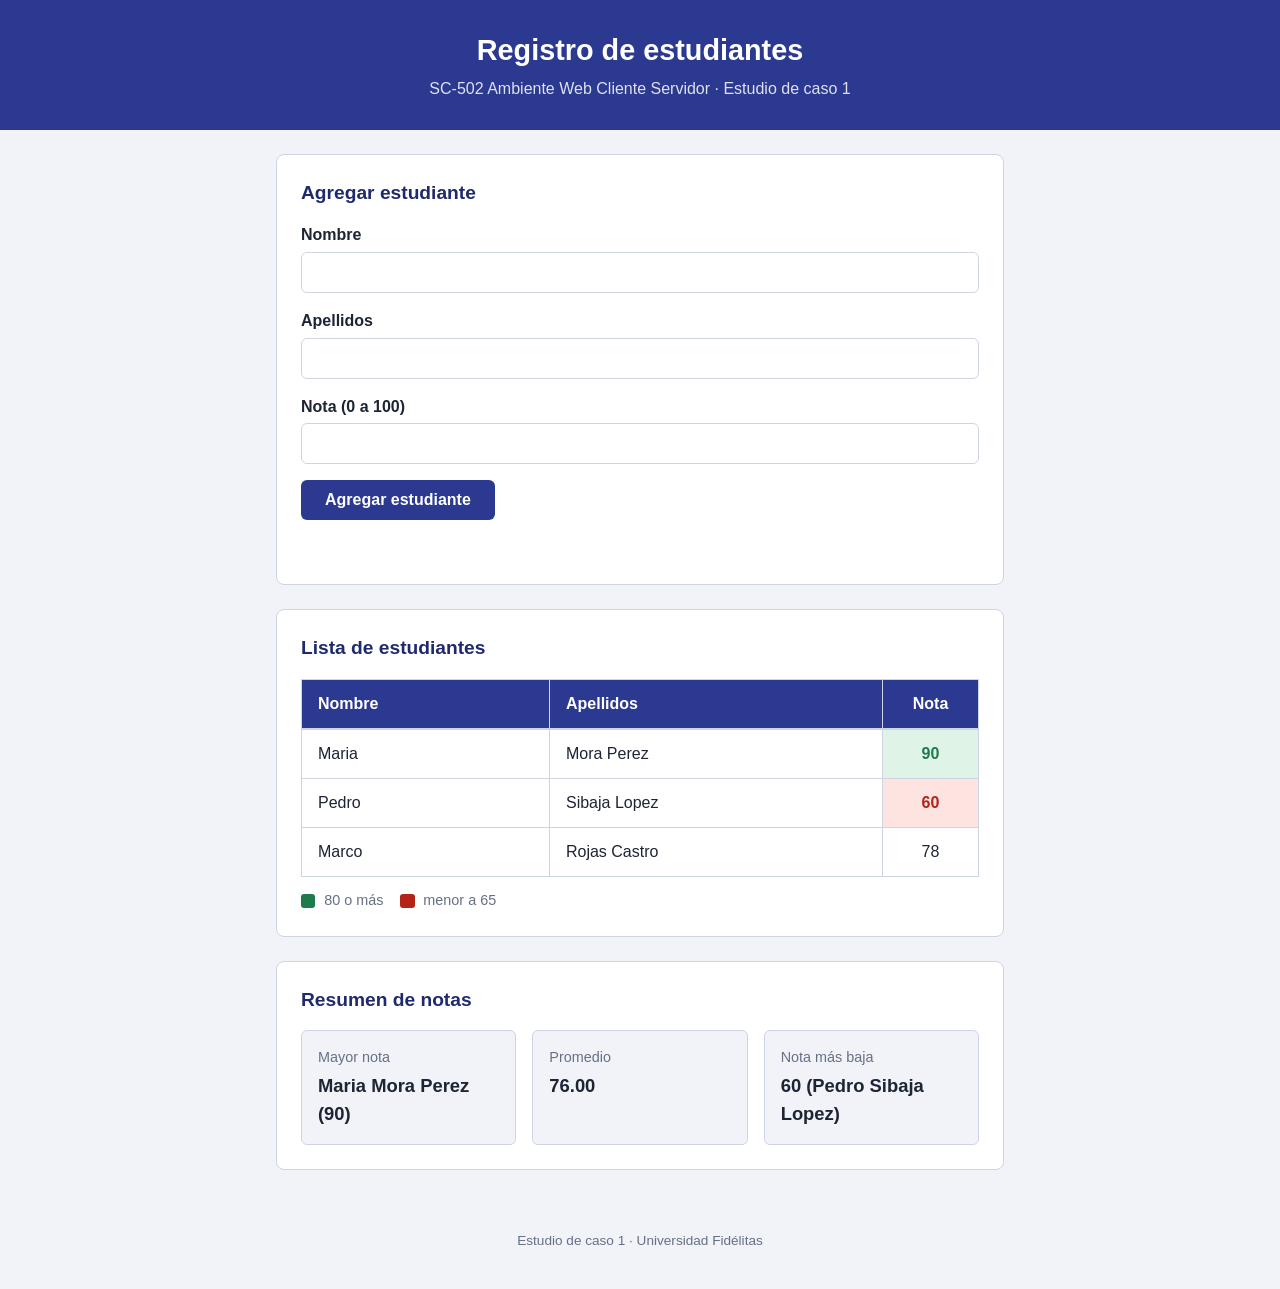
<file: estudio-caso-1/index.html>
<!DOCTYPE html>
<html lang="es">
<head>
  <meta charset="UTF-8">
  <meta name="viewport" content="width=device-width, initial-scale=1">
  <title>Registro de estudiantes – SC-502</title>
  <link rel="stylesheet" href="estilos.css">
</head>
<body>
  <header class="encabezado">
    <h1>Registro de estudiantes</h1>
    <p>SC-502 Ambiente Web Cliente Servidor · Estudio de caso 1</p>
  </header>

  <main>
    <section class="panel" aria-labelledby="titulo-form">
      <h2 id="titulo-form">Agregar estudiante</h2>
      <form id="formEstudiante" novalidate>
        <div class="campo">
          <label for="nombre">Nombre</label>
          <input type="text" id="nombre" name="nombre" autocomplete="off">
        </div>
        <div class="campo">
          <label for="apellidos">Apellidos</label>
          <input type="text" id="apellidos" name="apellidos" autocomplete="off">
        </div>
        <div class="campo">
          <label for="nota">Nota (0 a 100)</label>
          <input type="number" id="nota" name="nota" min="0" max="100" step="any">
        </div>
        <button type="submit" class="btn">Agregar estudiante</button>
      </form>
      <p id="mensaje" class="mensaje" role="alert" aria-live="polite"></p>
    </section>

    <section class="panel" aria-labelledby="titulo-tabla">
      <h2 id="titulo-tabla">Lista de estudiantes</h2>
      <div class="tabla-contenedor">
        <table>
          <caption class="solo-lectores">Estudiantes registrados con su nota</caption>
          <thead>
            <tr>
              <th scope="col">Nombre</th>
              <th scope="col">Apellidos</th>
              <th scope="col">Nota</th>
            </tr>
          </thead>
          <tbody id="tablaEstudiantes"></tbody>
        </table>
      </div>
      <p class="leyenda">
        <span class="muestra nota-alta"></span> 80 o más
        <span class="muestra nota-baja"></span> menor a 65
      </p>
    </section>

    <section class="panel" aria-labelledby="titulo-resumen">
      <h2 id="titulo-resumen">Resumen de notas</h2>
      <dl class="resumen">
        <div><dt>Mayor nota</dt><dd id="resMayor"></dd></div>
        <div><dt>Promedio</dt><dd id="resPromedio"></dd></div>
        <div><dt>Nota más baja</dt><dd id="resMenor"></dd></div>
      </dl>
    </section>
  </main>

  <footer class="pie">
    <p>Estudio de caso 1 · Universidad Fidélitas</p>
  </footer>

  <script src="app.js"></script>
</body>
</html>
</file>
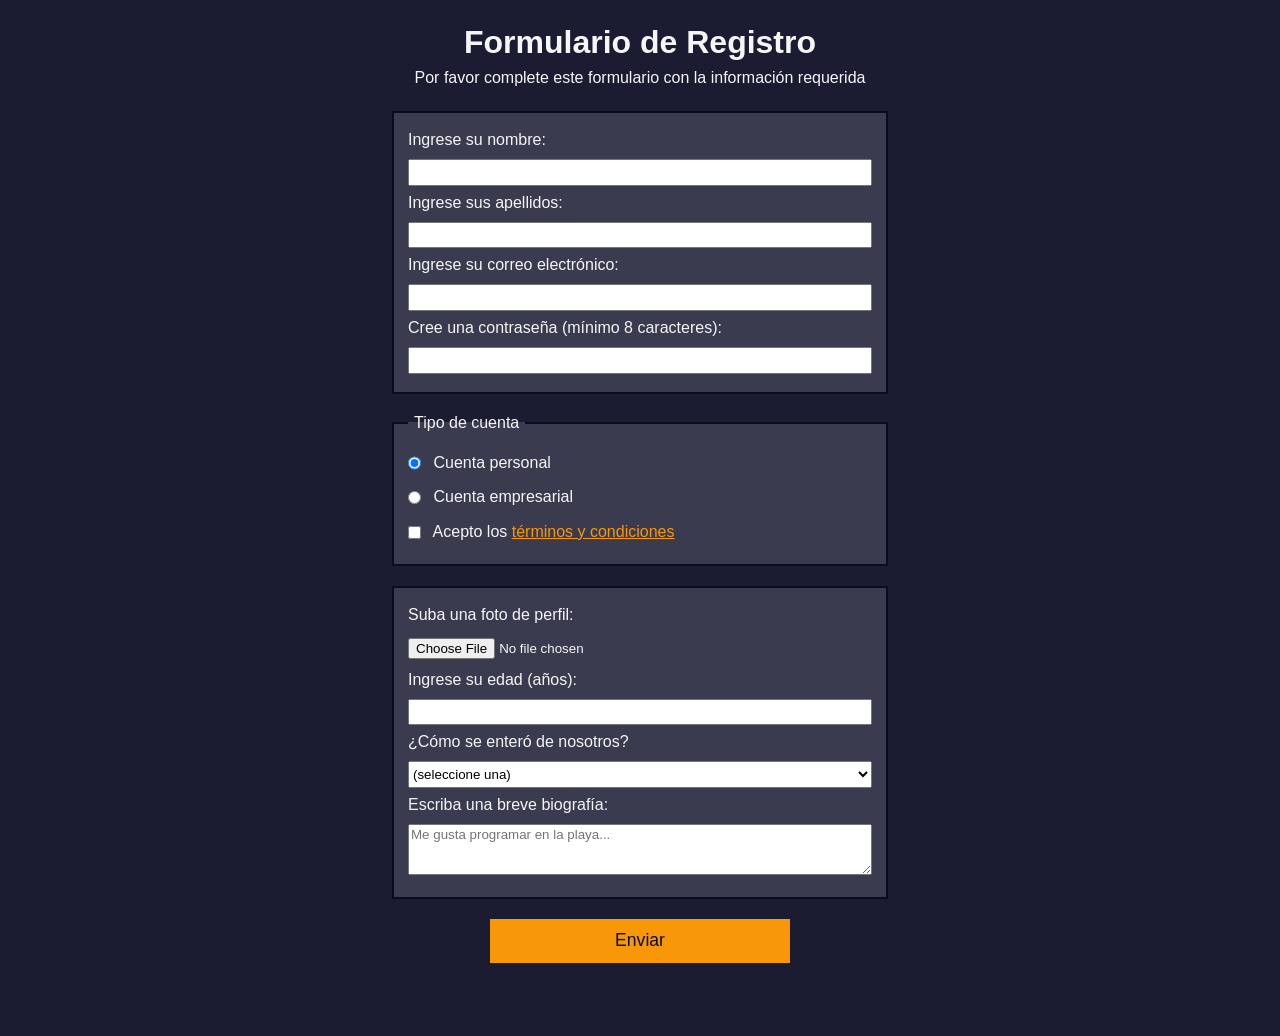
<file: practica-programada-1/primera-parte/index.html>
<!DOCTYPE html>
<html lang="es">
  <head>
    <meta charset="UTF-8" />
    <meta name="viewport" content="width=device-width, initial-scale=1.0" />
    <title>Formulario de Registro</title>
    <link rel="stylesheet" href="styles.css" />
  </head>
  <body>
    <h1>Formulario de Registro</h1>
    <p>Por favor complete este formulario con la información requerida</p>

    <form method="post" action="https://register-demo.freecodecamp.org">
      <fieldset>
        <label for="first-name">Ingrese su nombre:
          <input id="first-name" name="first-name" type="text" required />
        </label>
        <label for="last-name">Ingrese sus apellidos:
          <input id="last-name" name="last-name" type="text" required />
        </label>
        <label for="email">Ingrese su correo electrónico:
          <input id="email" name="email" type="email" required />
        </label>
        <label for="new-password">Cree una contraseña (mínimo 8 caracteres):
          <input id="new-password" name="new-password" type="password"
                 pattern=".{8,}" title="Mínimo 8 caracteres" required />
        </label>
      </fieldset>

      <fieldset>
        <legend>Tipo de cuenta</legend>
        <label for="personal-account">
          <input id="personal-account" type="radio" name="account-type" class="inline" checked />
          Cuenta personal
        </label>
        <label for="business-account">
          <input id="business-account" type="radio" name="account-type" class="inline" />
          Cuenta empresarial
        </label>
        <label for="terms-and-conditions">
          <input id="terms-and-conditions" type="checkbox" name="terms-and-conditions" class="inline" required />
          Acepto los <a href="https://www.freecodecamp.org/news/terms-of-service/">términos y condiciones</a>
        </label>
      </fieldset>

      <fieldset>
        <label for="profile-picture">Suba una foto de perfil:
          <input id="profile-picture" type="file" name="file" />
        </label>
        <label for="age">Ingrese su edad (años):
          <input id="age" type="number" name="age" min="13" max="120" />
        </label>
        <label for="referrer">¿Cómo se enteró de nosotros?
          <select id="referrer" name="referrer">
            <option value="">(seleccione una)</option>
            <option value="1">Un amigo</option>
            <option value="2">Redes sociales</option>
            <option value="3">Un buscador web</option>
            <option value="4">Publicidad</option>
            <option value="5">Otro</option>
          </select>
        </label>
        <label for="bio">Escriba una breve biografía:
          <textarea id="bio" name="bio" rows="3" cols="30" placeholder="Me gusta programar en la playa..."></textarea>
        </label>
      </fieldset>

      <input type="submit" value="Enviar" />
    </form>
  </body>
</html>
</file>
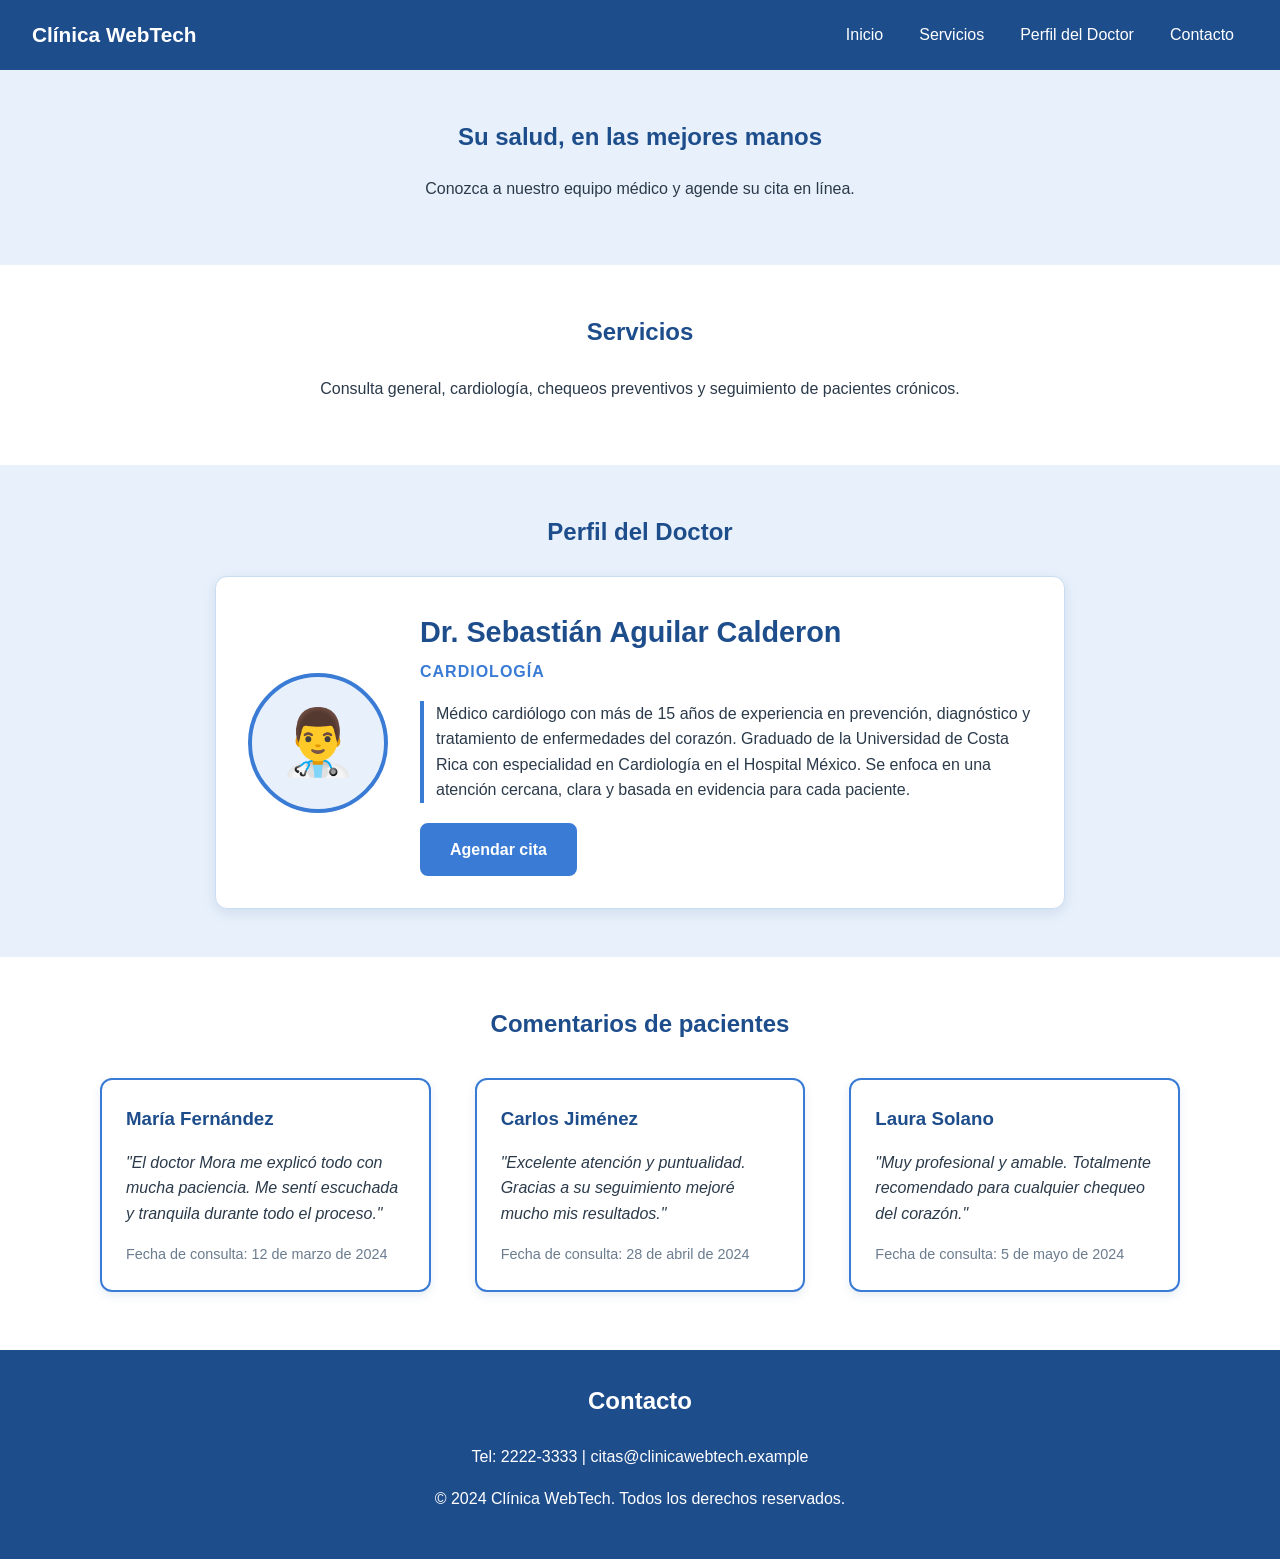
<file: practica-programada-1/segunda-parte/index.html>
<!DOCTYPE html>
<html lang="es">
  <head>
    <meta charset="UTF-8" />
    <meta name="viewport" content="width=device-width, initial-scale=1.0" />
    <title>Perfil del Doctor | Clínica WebTech</title>
    <link rel="stylesheet" href="styles.css" />
  </head>
  <body>
    <header>
      <nav class="navbar">
        <a class="logo" href="#inicio">Clínica WebTech</a>
        <ul class="nav-links">
          <li><a href="#inicio">Inicio</a></li>
          <li><a href="#servicios">Servicios</a></li>
          <li><a href="#perfil">Perfil del Doctor</a></li>
          <li><a href="#contacto">Contacto</a></li>
        </ul>
      </nav>
    </header>

    <main>
      <section id="inicio" class="hero">
        <h1>Su salud, en las mejores manos</h1>
        <p>Conozca a nuestro equipo médico y agende su cita en línea.</p>
      </section>

      <section id="servicios" class="servicios">
        <h2>Servicios</h2>
        <p>Consulta general, cardiología, chequeos preventivos y seguimiento de pacientes crónicos.</p>
      </section>

      <section id="perfil" class="perfil">
        <h2>Perfil del Doctor</h2>
        <article class="doctor-card">
          <div class="doctor-foto" aria-hidden="true">👨‍⚕️</div>
          <div class="doctor-info">
            <h3 class="doctor-nombre">Dr. Sebastián Aguilar Calderon</h3>
            <p class="doctor-especialidad">Cardiología</p>
            <p id="descripcion">
              Médico cardiólogo con más de 15 años de experiencia en prevención,
              diagnóstico y tratamiento de enfermedades del corazón. Graduado de
              la Universidad de Costa Rica con especialidad en Cardiología en el
              Hospital México. Se enfoca en una atención cercana, clara y
              basada en evidencia para cada paciente.
            </p>
            <a href="#contacto" class="btn">Agendar cita</a>
          </div>
        </article>
      </section>

      <section id="comentarios" class="comentarios">
        <h2>Comentarios de pacientes</h2>
        <div class="tarjetas">
          <article class="tarjeta">
            <h3>María Fernández</h3>
            <p class="comentario">"El doctor Mora me explicó todo con mucha paciencia. Me sentí escuchada y tranquila durante todo el proceso."</p>
            <p class="fecha">Fecha de consulta: 12 de marzo de 2024</p>
          </article>
          <article class="tarjeta">
            <h3>Carlos Jiménez</h3>
            <p class="comentario">"Excelente atención y puntualidad. Gracias a su seguimiento mejoré mucho mis resultados."</p>
            <p class="fecha">Fecha de consulta: 28 de abril de 2024</p>
          </article>
          <article class="tarjeta">
            <h3>Laura Solano</h3>
            <p class="comentario">"Muy profesional y amable. Totalmente recomendado para cualquier chequeo del corazón."</p>
            <p class="fecha">Fecha de consulta: 5 de mayo de 2024</p>
          </article>
        </div>
      </section>
    </main>

    <footer id="contacto">
      <h2>Contacto</h2>
      <p>Tel: 2222-3333 | citas@clinicawebtech.example</p>
      <p>&copy; 2024 Clínica WebTech. Todos los derechos reservados.</p>
    </footer>
  </body>
</html>
</file>
<file: estudio-caso-1/estilos.css>
:root {
  --fondo: #f1f3f8;
  --tarjeta: #ffffff;
  --azul: #2b3990;
  --azul-oscuro: #1f2a6e;
  --texto: #1d2433;
  --suave: #667085;
  --borde: #cfd4e2;
  --verde: #1f7a4d;
  --verde-fondo: #dff3e7;
  --rojo: #b42318;
  --rojo-fondo: #fde4e1;
}

* { box-sizing: border-box; }

body {
  margin: 0;
  background: var(--fondo);
  color: var(--texto);
  font-family: "Segoe UI", Roboto, Helvetica, Arial, sans-serif;
  font-size: 1rem;
  line-height: 1.5;
}

.encabezado {
  padding: 1.8rem 1rem;
  background: var(--azul);
  color: #fff;
  text-align: center;
}
.encabezado h1 { margin: 0; font-size: 1.8rem; }
.encabezado p { margin: .3rem 0 0; opacity: .85; }

main {
  max-width: 760px;
  margin: 1.5rem auto;
  padding: 0 1rem;
}

.panel {
  margin-bottom: 1.5rem;
  padding: 1.5rem;
  background: var(--tarjeta);
  border: 1px solid var(--borde);
  border-radius: 8px;
}
.panel h2 { margin: 0 0 1rem; font-size: 1.2rem; color: var(--azul-oscuro); }

form { display: grid; gap: 1rem; }
.campo { display: flex; flex-direction: column; gap: .3rem; }
label { font-weight: 600; }
input {
  padding: .65rem .75rem;
  font-size: 1rem;
  border: 1px solid var(--borde);
  border-radius: 6px;
}
input:focus { outline: 3px solid #b9c2f2; border-color: var(--azul); }

.btn {
  justify-self: start;
  padding: .7rem 1.5rem;
  font-size: 1rem;
  font-weight: 600;
  color: #fff;
  background: var(--azul);
  border: 0;
  border-radius: 6px;
  cursor: pointer;
  transition: background .2s, transform .1s;
}
.btn:hover { background: var(--azul-oscuro); }
.btn:active { transform: translateY(1px); }

.mensaje { min-height: 1.5rem; margin: 1rem 0 0; font-weight: 600; }
.mensaje.error { color: var(--rojo); }
.mensaje.exito { color: var(--verde); }

.tabla-contenedor { overflow-x: auto; }
table {
  width: 100%;
  border-collapse: collapse;
  border: 1px solid var(--borde);
}
th, td {
  padding: .75rem 1rem;
  text-align: left;
  border: 1px solid var(--borde);
}
th { background: var(--azul); color: #fff; }
th:last-child, td:last-child { text-align: center; width: 6rem; }
tbody tr { transition: background .15s; }
tbody tr:hover { background: #e8ebf8; }

td.nota-alta { background: var(--verde-fondo); color: var(--verde); font-weight: 700; }
td.nota-baja { background: var(--rojo-fondo); color: var(--rojo); font-weight: 700; }

.leyenda { margin: .8rem 0 0; color: var(--suave); font-size: .9rem; }
.muestra {
  display: inline-block;
  width: .9rem;
  height: .9rem;
  margin: 0 .3rem 0 .8rem;
  vertical-align: middle;
  border-radius: 3px;
}
.muestra:first-child { margin-left: 0; }
.muestra.nota-alta { background: var(--verde); }
.muestra.nota-baja { background: var(--rojo); }

.resumen {
  display: grid;
  grid-template-columns: repeat(3, 1fr);
  gap: 1rem;
  margin: 0;
}
.resumen div {
  padding: 1rem;
  border: 1px solid var(--borde);
  border-radius: 6px;
  background: var(--fondo);
}
.resumen dt { color: var(--suave); font-size: .9rem; }
.resumen dd { margin: .2rem 0 0; font-size: 1.15rem; font-weight: 700; }

.pie { padding: 1.5rem; text-align: center; color: var(--suave); font-size: .85rem; }

.solo-lectores {
  position: absolute;
  width: 1px; height: 1px;
  overflow: hidden;
  clip: rect(0 0 0 0);
}

@media (max-width: 600px) {
  .resumen { grid-template-columns: 1fr; }
}
</file>
<file: practica-programada-1/primera-parte/styles.css>
:root {
  --dark-grey: #1b1b32;
  --light-grey: #f5f6f7;
  --dark-orange: #f89808;
}

* {
  box-sizing: border-box;
}

body {
  margin: 0;
  padding: 0 16px 40px;
  font-family: Tahoma, Verdana, sans-serif;
  font-size: 16px;
  color: var(--light-grey);
  background-color: var(--dark-grey);
}

h1 {
  margin: 0;
  padding: 24px 0 8px;
  text-align: center;
}

p {
  margin: 0 0 24px;
  text-align: center;
}

form {
  width: 60vw;
  max-width: 500px;
  min-width: 300px;
  margin: 0 auto;
  padding-bottom: 15px;
}

fieldset {
  margin-bottom: 20px;
  padding: 10px 14px;
  border: 2px solid #0a0a23;
  background-color: #3b3b4f;
}

fieldset legend {
  padding: 0 6px;
}

label {
  display: block;
  margin: 0.5rem 0;
}

input,
textarea,
select {
  margin: 10px 0 0 0;
  width: 100%;
  min-height: 2em;
  font-family: inherit;
}

input[type="radio"],
input[type="checkbox"],
.inline {
  display: inline-block;
  width: unset;
  margin: 0 8px 0 0;
  vertical-align: middle;
}

input[type="file"] {
  padding: 4px 0;
}

input[type="submit"] {
  display: block;
  width: 60%;
  margin: 1em auto;
  height: 2.5em;
  font-size: 1.1rem;
  color: #0a0a23;
  background-color: var(--dark-orange);
  border: 3px solid var(--dark-orange);
  cursor: pointer;
}

input[type="submit"]:hover {
  background-color: #ffb73c;
}

a {
  color: var(--dark-orange);
}
</file>
<file: practica-programada-1/segunda-parte/styles.css>
:root {
  --azul-oscuro: #1e4d8c;
  --azul: #3a7bd5;
  --azul-claro: #e8f1fb;
  --blanco: #ffffff;
  --texto: #2b3a4a;
}

* {
  box-sizing: border-box;
}

html {
  scroll-behavior: smooth;
}

body {
  margin: 0;
  font-family: "Segoe UI", Arial, sans-serif;
  color: var(--texto);
  background-color: var(--blanco);
  line-height: 1.6;
}

h1, h2, h3 {
  color: var(--azul-oscuro);
  margin-top: 0;
}

h2 {
  text-align: center;
  margin-bottom: 24px;
}

section {
  padding: 48px 20px;
}

.navbar {
  display: flex;
  justify-content: space-between;
  align-items: center;
  flex-wrap: wrap;
  padding: 14px 32px;
  background-color: var(--azul-oscuro);
}

.logo {
  color: var(--blanco);
  font-size: 1.3rem;
  font-weight: 700;
  text-decoration: none;
}

.nav-links {
  display: flex;
  gap: 8px;
  margin: 0;
  padding: 0;
  list-style: none;
}

.nav-links > li > a {
  display: block;
  padding: 8px 14px;
  color: var(--blanco);
  text-decoration: none;
  border-radius: 6px;
  transition: background-color 0.3s, color 0.3s;
}

.nav-links > li > a:hover {
  background-color: var(--azul-claro);
  color: var(--azul-oscuro);
}

.hero {
  text-align: center;
  background-color: var(--azul-claro);
}

.servicios {
  max-width: 800px;
  margin: 0 auto;
  text-align: center;
}

.perfil {
  background-color: var(--azul-claro);
}

.doctor-card {
  display: flex;
  align-items: center;
  gap: 32px;
  max-width: 850px;
  margin: 0 auto;
  padding: 32px;
  background-color: var(--blanco);
  border: 1px solid #c9dcf2;
  border-radius: 12px;
  box-shadow: 0 4px 14px rgba(30, 77, 140, 0.12);
}

.doctor-foto {
  flex-shrink: 0;
  display: flex;
  justify-content: center;
  align-items: center;
  width: 140px;
  height: 140px;
  font-size: 4rem;
  background-color: var(--azul-claro);
  border: 4px solid var(--azul);
  border-radius: 50%;
}

.doctor-nombre {
  margin-bottom: 4px;
  font-size: 1.8rem;
}

.doctor-especialidad {
  margin: 0 0 12px;
  color: var(--azul);
  font-weight: 600;
  text-transform: uppercase;
  letter-spacing: 1px;
}

#descripcion {
  margin-bottom: 20px;
  padding-left: 12px;
  border-left: 4px solid var(--azul);
}

.btn {
  display: inline-block;
  padding: 12px 28px;
  color: var(--blanco);
  background-color: var(--azul);
  border: 2px solid var(--azul);
  border-radius: 8px;
  font-weight: 600;
  text-decoration: none;
  transition: background-color 0.3s, transform 0.2s, box-shadow 0.3s;
}

.btn:hover {
  background-color: var(--azul-oscuro);
  border-color: var(--azul-oscuro);
  transform: translateY(-2px);
  box-shadow: 0 6px 12px rgba(30, 77, 140, 0.3);
}

.tarjetas {
  display: flex;
  justify-content: center;
  gap: 24px;
  flex-wrap: wrap;
  max-width: 1100px;
  margin: 0 auto;
}

.tarjeta {
  flex: 1 1 280px;
  max-width: 340px;
  margin: 10px;
  padding: 24px;
  background-color: var(--blanco);
  border: 2px solid var(--azul);
  border-radius: 12px;
  box-shadow: 0 4px 10px rgba(30, 77, 140, 0.1);
}

.tarjeta h3 {
  margin-bottom: 10px;
}

.tarjeta h3 + .comentario {
  font-style: italic;
}

.fecha {
  margin-bottom: 0;
  font-size: 0.9rem;
  color: #6b7c8f;
}

footer {
  padding: 32px 20px;
  text-align: center;
  color: var(--blanco);
  background-color: var(--azul-oscuro);
}

footer h2 {
  color: var(--blanco);
}

@media (max-width: 700px) {
  .navbar {
    flex-direction: column;
    gap: 10px;
  }

  .nav-links {
    flex-direction: column;
    align-items: center;
    width: 100%;
  }

  .doctor-card {
    flex-direction: column;
    text-align: center;
    padding: 24px;
  }

  #descripcion {
    border-left: none;
    padding-left: 0;
  }
}
</file>
